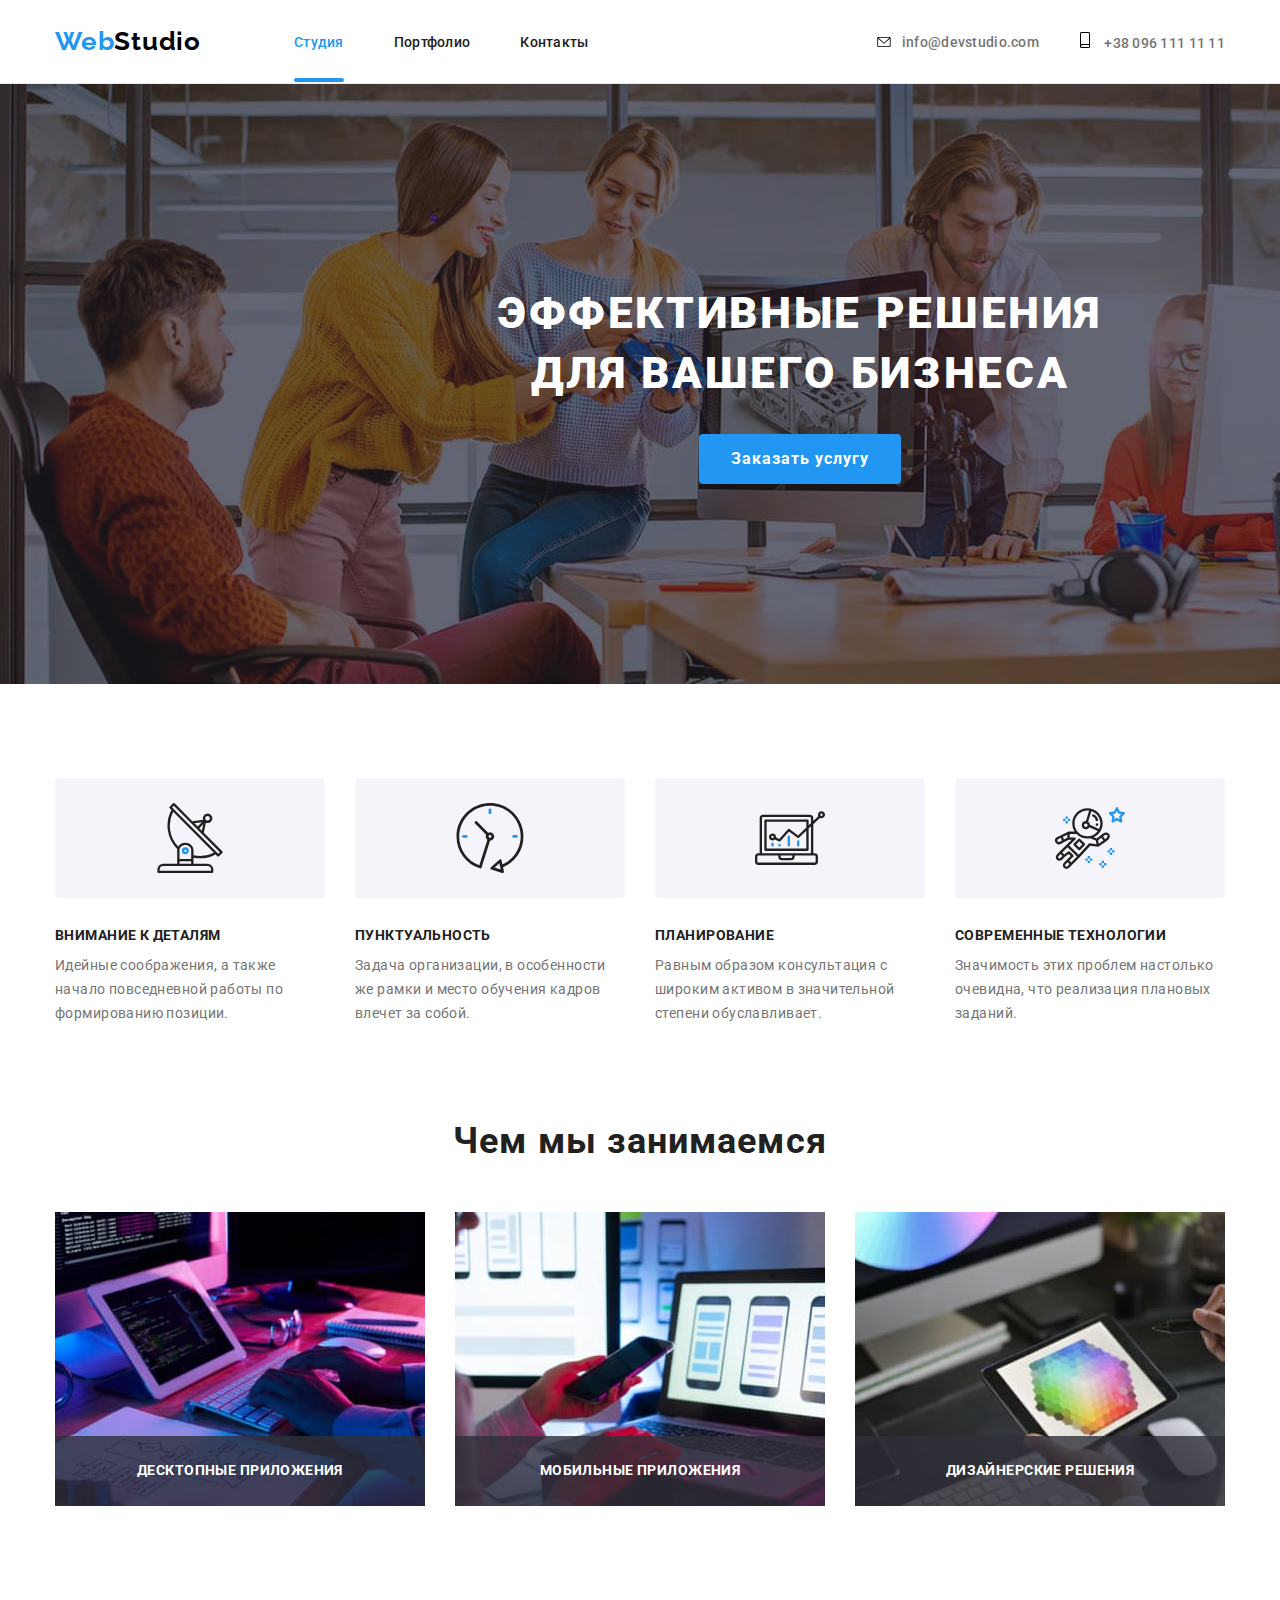
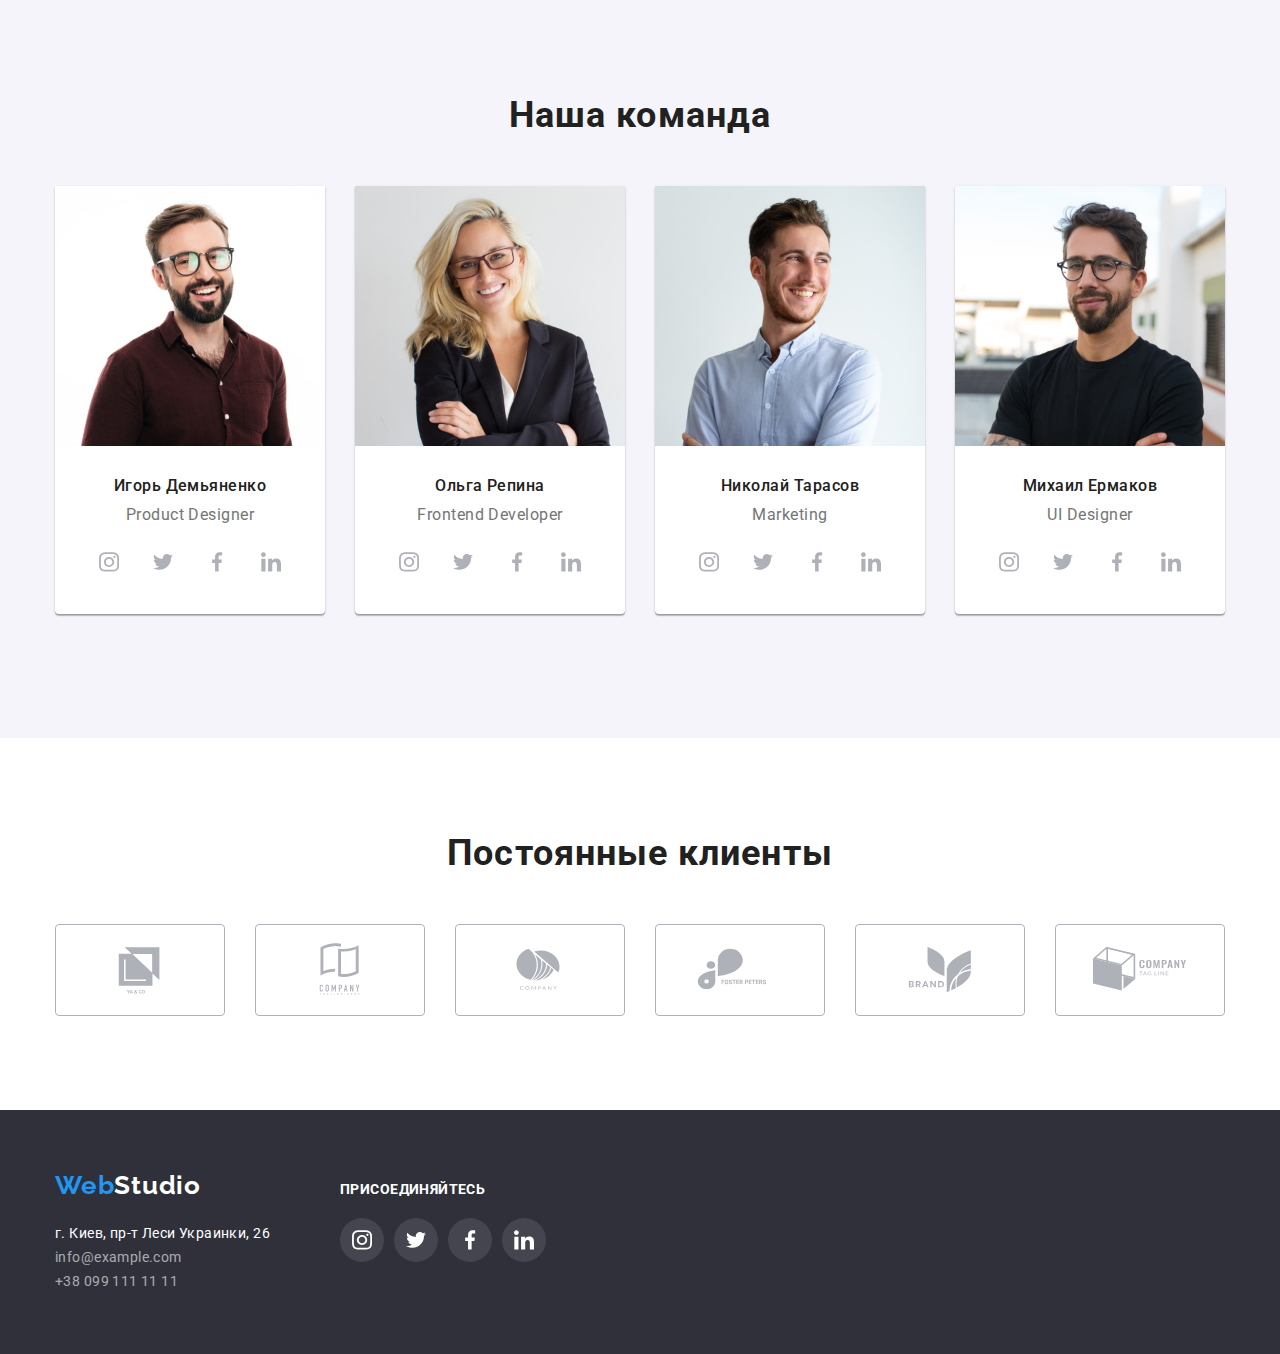
<file: index.html>
<!DOCTYPE html>
<html lang="ru">
<head>
    <meta charset="UTF-8">
    <meta http-equiv="X-UA-Compatible" content="IE=edge">
    <meta name="viewport" content="width=device-width, initial-scale=1.0">
    <link rel="preconnect" href="https://fonts.googleapis.com">
    <link rel="preconnect" href="https://fonts.gstatic.com" crossorigin>
    <link href="https://fonts.googleapis.com/css2?family=Raleway:wght@700&family=Roboto:wght@400;500;700;900&display=swap" rel="stylesheet">
    <title>Бизнес</title>
    <link rel="stylesheet" href="https://cdnjs.cloudflare.com/ajax/libs/modern-normalize/1.1.0/modern-normalize.min.css">
    <link rel="stylesheet" href="./css/styles.css">
</head>
<body>
<!--Верхняя линия -->
 <header class="header">
    <div class="container header-container">
    <nav class="header-nav">
        <a href="./index.html" class="logo link">Web<span class="header-logo link">Studio</span></a>
        <ul class="header-nav-list list">
            <li class="header-item-nav"><a href="./index.html" class="header-link-active current link">Студия</a></li>
            <li class="header-item-nav"><a href="./portfolio.html" class="header-link link">Портфолио</a></li>
            <li class="header-item-nav"><a href="#" class="header-link link">Контакты</a></li>
        </ul>
    </nav>
    <ul class="header-list list">
        <li class="header-item">
            <a href="mailto:info@devstudio.com" class="header-item-link link">
                <svg class="header-soc-icon" width="16" height="10">
                    <use href="./images/icons.svg#icon-envelope"></use>
                </svg>info@devstudio.com</a></li>
        <li class="header-item">
            <a href="tel:+380961111111" class="header-item-link link">
                <svg class="header-soc-icon" width="12" height="16">
                    <use href="./images/icons.svg#icon-smartphone"></use>
                </svg>
                +38 096 111 11 11</a></li>
    </ul>
    </div>
</header>
<main>
<!--Шапка-->        
<section class="hero">
    <div class="container">
    <h1 class="hero-title">Эффективные решения для вашего бизнеса</h1>
    <button type="button" class="hero-btn" data-modal-open>Заказать услугу</button>
</div>
</section>
<!--Особенности-->
<section class="section">
    <div class="container">
        <h2 hidden>Особенности</h2>
    <ul class="container-list list" >
        <li class="container-item-1">
            <div class="container-soc">
            <svg class="container-soc-icon" width="70" height="70"> 
                <use href="./images/icons.svg#icon-antenna-1"></use>
            </svg>
        </div>
            <h3 class="container-title">Внимание к деталям</h3>
            <p class="container-title-about">Идейные соображения, а также начало повседневной работы по формированию позиции.</p>
        </li>
        <li class="container-item">
            <div class="container-soc">
            <svg class="container-soc-icon" width="70" height="70"> 
                <use href="./images/icons.svg#icon-clock-1"></use>
            </svg>
        </div>
            <h3 class="container-title">Пунктуальность</h3>
            <p class="container-title-about">Задача организации, в особенности же рамки и место обучения кадров влечет за собой.</p>
        </li>
        <li class="container-item">
            <div class="container-soc">
            <svg class="container-soc-icon" width="70" height="70"> 
                <use href="./images/icons.svg#icon-diagram-1"></use>
            </svg> 
        </div>
            <h3 class="container-title">Планирование</h3>
            <p class="container-title-about">Равным образом консультация с широким активом в значительной степени обуславливает.</p>
        </li>
        <li class="container-item">
            <div class="container-soc">
            <svg class="container-soc-icon" width="70" height="70"> 
                <use href="./images/icons.svg#icon-astronaut-1"></use>
            </svg>
        </div>
            <h3 class="container-title">Современные технологии</h3>
            <p class="container-title-about">Значимость этих проблем настолько очевидна, что реализация плановых заданий.</p>
        </li>
    </ul>
    </div>
</section>
<!--Чем мы занимаемся-->
<section class="section about-section">
<div class="container">
    <h2 class="about-title">Чем мы занимаемся</h2>
    <ul class="about-list list">
        <li class="about-item-1">
         <div class="over-about-item">
         <img 
         src ="./images/box-1.jpg" 
         alt="Делаем таблицы, рабочие программы на Ваших компьютерах"
         width="370"
         height="294"
        />
        <div class="about-over">
        <p class="about-text">Десктопные приложения</p>
        </div>
         </div>
        </li>
        <li class="about-item">
        <div class="over-about-item">
        <img
         src="./images/box-2.jpg" 
         alt="Проверяем работу программ на мобильных устройствах"
         width="370"
         height="294"
        />
        <div class="about-over">
        <p class="about-text">Мобильные приложения</p>
         </div>
        </div>
        </li>
        <li class="about-item">
        <div class="over-about-item">
        <img 
         src="./images/box-3.jpg" 
         alt="Делаем дизайн на Ваших устройствах"
         width="370"
         height="294"
        />
        <div class="about-over">
        <p class="about-text">Дизайнерские решения</p>
        </div>
        </div>
        </li>
    </ul>
</div>
</section>
<!--Наша команда-->
<section class="section teames-section">
<div class="container">
    <h2 class="teames-title">Наша команда</h2>
    <ul class="teames-list list" >
        <li class="teames-item-1">
            <img 
             src="./images/img.jpg" 
             alt="Игорь"
             width="270"
             height="260"
            />
            <div class="border-teames">
            <h3 class="teames-item-names">Игорь Демьяненко</h3>
            <p class="teames-item-proffesion">Product Designer</p>
            <ul class="teames-soc-list  list">
                <li class="teames-soc-item"> 
                    <a href="https://instagram.com" target="_blank" rel="noopener norefferer" aria-label="instagram link" class="teames-soc-link link">
                        <svg class="teames-soc-icon" width="20" height="20"> 
                            <use href="./images/icons.svg#icon-instagram"></use>
                        </svg>
                    </a>
                </li>
                <li class="teames-soc-item"> 
                    <a href="https://twitter.com" target="_blank" rel="noopener norefferer" aria-label="twitter link" class="teames-soc-link link">
                        <svg class="teames-soc-icon" width="20" height="20"> 
                            <use href="./images/icons.svg#icon-twitter"></use>
                        </svg>
                    </a>
                </li>
                <li class="teames-soc-item"> 
                    <a href="https://facebook.com" target="_blank" rel="noopener norefferer" aria-label="facebook link" class="teames-soc-link link">
                        <svg class="teames-soc-icon" width="20" height="20">
                            <use href="./images/icons.svg#icon-facebook"></use>
                        </svg>
                    </a>
                </li>
                <li class="teames-soc-item"> 
                    <a href="https://linkedin.com" target="_blank" rel="noopener norefferer" aria-label="linkedin link" class="teames-soc-link link">
                        <svg class="teames-soc-icon" width="20" height="20"> 
                            <use href="./images/icons.svg#icon-linkedin"></use>
                        </svg>
                    </a>
                </li>
            </ul>
            </div>
        </li>
        <li class="teames-item">
            <img
            src="./images/img-1.jpg" 
             alt="Ольга"
             width="270"
             height="260"
            />
            <div class="border-teames">
            <h3 class="teames-item-names">Ольга Репина</h3>
            <p class="teames-item-proffesion">Frontend Developer</p>
            <ul class="teames-soc-list list">
                <li class="teames-soc-item"> 
                    <a href="https://instagram.com" target="_blank" rel="noopener norefferer" aria-label="instagram link" class="teames-soc-link link">
                        <svg class="teames-soc-icon" width="20" height="20"> 
                            <use href="./images/icons.svg#icon-instagram"></use>
                        </svg>
                    </a>
                </li>
                <li class="teames-soc-item"> 
                    <a href="https://twitter.com" target="_blank" rel="noopener norefferer" aria-label="twitter link" class="teames-soc-link link">
                        <svg class="teames-soc-icon" width="20" height="20"> 
                            <use href="./images/icons.svg#icon-twitter"></use>
                        </svg>
                    </a>
                </li>
                <li class="teames-soc-item"> 
                    <a href="https://facebook.com" target="_blank" rel="noopener norefferer" aria-label="facebook link" class="teames-soc-link link">
                        <svg class="teames-soc-icon" width="20" height="20"> 
                            <use href="./images/icons.svg#icon-facebook"></use>
                        </svg>
                    </a>
                </li>
                <li class="teames-soc-item"> 
                    <a href="https://linkedin.com" target="_blank" rel="noopener norefferer" aria-label="linkedin link" class="teames-soc-link link">
                        <svg class="teames-soc-icon" width="20" height="20"> 
                            <use href="./images/icons.svg#icon-linkedin"></use>
                        </svg>
                    </a>
                </li>
            </ul>
            </div>
        </li>
        <li class="teames-item">
            <img 
             src="./images/img-2.jpg" 
             alt="Николай"
             width="270"
             height="260"
            />
            <div class="border-teames">
            <h3 class="teames-item-names">Николай Тарасов</h3>
            <p class="teames-item-proffesion">Marketing</p>
            <ul class="teames-soc-list list">
                <li class="teames-soc-item"> 
                    <a href="https://instagram.com" target="_blank" rel="noopener norefferer" aria-label="instagram link" class="teames-soc-link link">
                        <svg class="teames-soc-icon" width="20" height="20"> 
                            <use href="./images/icons.svg#icon-instagram"></use>
                        </svg>
                    </a>
                </li>
                <li class="teames-soc-item"> 
                    <a href="https://twitter.com" target="_blank" rel="noopener norefferer" aria-label="twitter link" class="teames-soc-link link">
                        <svg class="teames-soc-icon" width="20" height="20"> 
                            <use href="./images/icons.svg#icon-twitter"></use>
                        </svg>
                    </a>
                </li>
                <li class="teames-soc-item"> 
                    <a href="https://facebook.com" target="_blank" rel="noopener norefferer" aria-label="facebook link" class="teames-soc-link link">
                        <svg class="teames-soc-icon" width="20" height="20"> 
                            <use href="./images/icons.svg#icon-facebook"></use>
                        </svg>
                    </a>
                </li>
                <li class="teames-soc-item"> 
                    <a href="https://linkedin.com" target="_blank" rel="noopener norefferer" aria-label="linkedin link" class="teames-soc-link link">
                        <svg class="teames-soc-icon" width="20" height="20"> 
                            <use href="./images/icons.svg#icon-linkedin"></use>
                        </svg>
                    </a>
                </li>
            </ul>
            </div>
        </li>
        <li class="teames-item">
            <img 
             src="./images/img-3.jpg"  
             alt="Михаил"
             width="270"
             height="260"
             />
             <div class="border-teames">
            <h3 class="teames-item-names">Михаил Ермаков</h3>
            <p class="teames-item-proffesion">UI Designer</p>
            <ul class="teames-soc-list list">
                <li class="teames-soc-item"> 
                    <a href="https://instagram.com" target="_blank" rel="noopener norefferer" aria-label="instagram link" class="teames-soc-link link">
                        <svg class="teames-soc-icon" width="20" height="20">
                            <use href="./images/icons.svg#icon-instagram"></use>
                        </svg>
                    </a>
                </li>
                <li class="teames-soc-item"> 
                    <a href="https://twitter.com" target="_blank" rel="noopener norefferer" aria-label="twitter link" class="teames-soc-link link">
                        <svg class="teames-soc-icon" width="20" height="20">
                            <use href="./images/icons.svg#icon-twitter"></use>
                        </svg>
                    </a>
                </li>
                <li class="teames-soc-item"> 
                    <a href="https://facebook.com" target="_blank" rel="noopener norefferer" aria-label="facebook link" class="teames-soc-link link">
                        <svg class="teames-soc-icon" width="20" height="20">
                            <use href="./images/icons.svg#icon-facebook"></use>
                        </svg>
                    </a>
                </li>
                <li class="teames-soc-item"> 
                    <a href="https://linkedin.com" target="_blank" rel="noopener norefferer" aria-label="linkedin link" class="teames-soc-link link">
                        <svg class="teames-soc-icon" width="20" height="20"> 
                            <use href="./images/icons.svg#icon-linkedin"></use>
                        </svg>
                    </a>
                </li>
            </ul>
            </div>
        </li>
    </ul>
</div>
</section>
<!--Постоянные клиенты-->
<section class="section regular-clientes-section">
    <div class="container">
        <h2 class="regular-clientes-title">Постоянные клиенты</h2>
        <ul class="regular-clientes-list list" >
            <li class="regular-clientes-item">
                    <a href="https://ya&co.com" target="_blank" rel="noopener norefferer" aria-label="ya&co link" class="regular-clientes-link link">
                        <svg class="regular-clientes-icon" width="106" height="60">
                            <use href="./images/icons.svg#icon-logo5"></use>
                        </svg>
                    </a>
                </li>
                <li class="regular-clientes-item">
                    <a href="https://company-taglins-hers.com" target="_blank" rel="noopener norefferer" aria-label="company-taglins-hers link" class="regular-clientes-link link">
                        <svg class="regular-clientes-icon" width="106" height="60">
                            <use href="./images/icons.svg#icon-logo4"></use>
                        </svg>
                    </a>
                </li>
                <li class="regular-clientes-item">
                    <a href="https://company.com" target="_blank" rel="noopener norefferer" aria-label="company link" class="regular-clientes-link link">
                        <svg class="regular-clientes-icon" width="106" height="60">
                            <use href="./images/icons.svg#icon-logo3"></use>
                        </svg>
                    </a>
                </li>
                <li class="regular-clientes-item">
                    <a href="https://foster-peters.com" target="_blank" rel="noopener norefferer" aria-label="foster-peters link" class="regular-clientes-link link">
                        <svg class="regular-clientes-icon" width="106" height="60">
                            <use href="./images/icons.svg#icon-logo2"></use>
                        </svg>
                    </a>
                </li>
                <li class="regular-clientes-item">
                    <a href="https://brand.com" target="_blank" rel="noopener norefferer" aria-label="brand link" class="regular-clientes-link link">
                        <svg class="regular-clientes-icon" width="106" height="60">
                            <use href="./images/icons.svg#icon-logo1"></use>
                        </svg>
                    </a>
                </li>
                <li class="regular-clientes-item">
                    <a href="https://company-tag-line.com" target="_blank" rel="noopener norefferer" aria-label="company-tag-line link" class="regular-clientes-link link">
                        <svg class="regular-clientes-icon" width="106" height="60">
                            <use href="./images/icons.svg#icon-logo"></use>
                        </svg>
                    </a>
                </li>
    </ul>  
</div>
</section>
</main> 
<!--Подвал -->
<footer class="footer">
    <div class="container footer-container">
        <div class="adress">
    <a href="./index.html" class="logo logo-link link">Web<span class="footer-logo link">Studio</span></a>
  <address class="footer-adress">
      <ul class="footer-adress-list list" >
          <li class="footer-adress-item"><a href="https://goo.gl/maps/yjC5RcyftHidpWkh8" target="_blank" rel="nooperer norefferer" class="adress link">г. Киев, пр-т Леси Украинки, 26</a></li>
          <li class="footer-adress-item"><a href="mailto:info@example.com" class="footer-adress-item-list link">info@example.com</a></li>
          <li class="footer-adress-item"><a href="tel:+380991111111" class="footer-adress-item-list link">+38 099 111 11 11</a></li>
      </ul>
  </address>
</div>
  <div class="footer-soc">
    <h3 class="footer-soc-title">Присоединяйтесь</h3>
    <ul class="footer-soc-list list">
        <li class="footer-soc-item"> 
            <a href="https://instagram.com" target="_blank" rel="noopener norefferer" aria-label="instagram link" class="footer-soc-link link">
                <svg class="footer-soc-icon" width="20" height="20">
                    <use href="./images/icons.svg#icon-instagram"></use>
                </svg>
            </a>
        </li>
        <li class="footer-soc-item"> 
            <a href="https://twitter.com" target="_blank" rel="noopener norefferer" aria-label="twitter link" class="footer-soc-link link">
                <svg class="footer-soc-icon" width="20" height="20">
                    <use href="./images/icons.svg#icon-twitter"></use>
                </svg>
            </a>
        </li>
        <li class="footer-soc-item"> 
            <a href="https://facebook.com" target="_blank" rel="noopener norefferer" aria-label="facebook link" class="footer-soc-link link">
                <svg class="footer-soc-icon" width="20" height="20">
                    <use href="./images/icons.svg#icon-facebook"></use>
                </svg>
            </a>
        </li>
        <li class="footer-soc-item"> 
            <a href="https://linkedin.com" target="_blank" rel="noopener norefferer" aria-label="linkedin link" class="footer-soc-link link">
                <svg class="footer-soc-icon" width="20" height="20"> 
                    <use href="./images/icons.svg#icon-linkedin"></use>
                </svg>
            </a>
        </li>
    </ul>
    </div>
</div>
</footer>
<!--модал -->
<div class="backdrop is-hidden" data-modal>
    <div class="modal">
    <button type="button" class="modal-close-btn" data-modal-close>
        <svg class="modal-close-icon" width="18" height="18">
          <use href="./images/icons.svg#icon-close-black"></use>
        </svg>
      </button>
    </div>
</div>
<script src="./js/modal.js"></script>
</body>
</html>
</file>
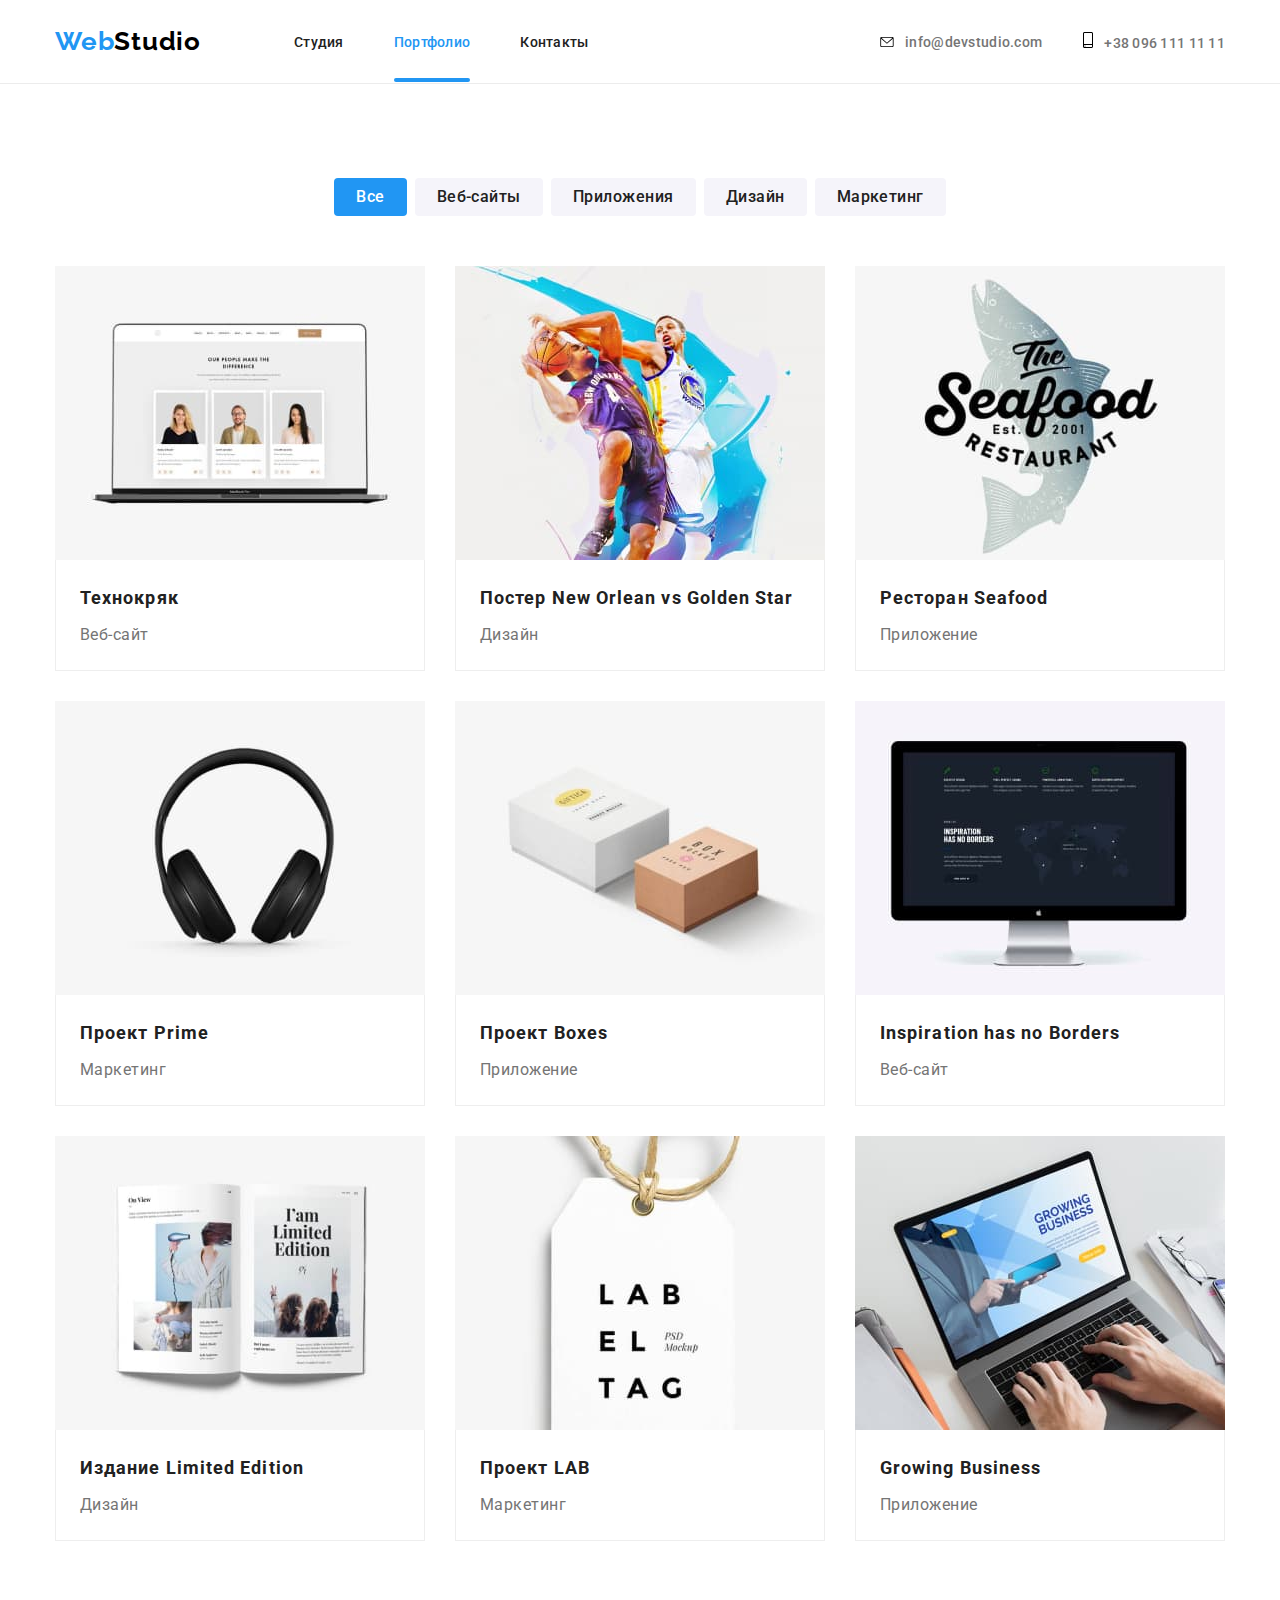
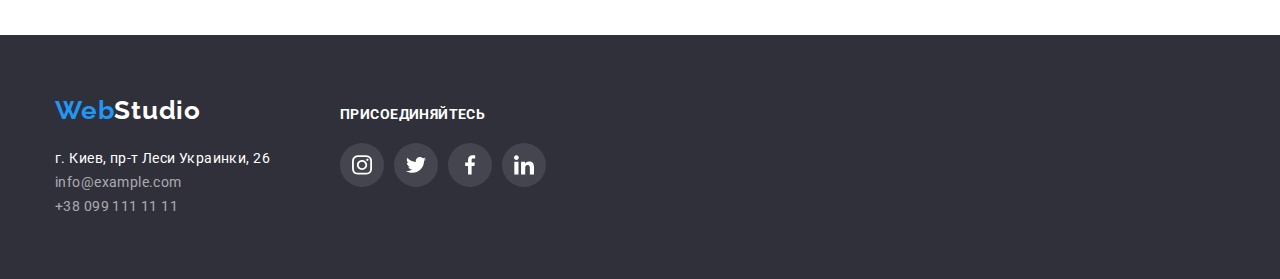
<file: portfolio.html>
<!DOCTYPE html>
<html lang="ru">
<head>
    <meta charset="UTF-8">
    <meta http-equiv="X-UA-Compatible" content="IE=edge">
    <meta name="viewport" content="width=device-width, initial-scale=1.0">
    <link rel="preconnect" href="https://fonts.googleapis.com">
    <link rel="preconnect" href="https://fonts.gstatic.com" crossorigin>
    <link href="https://fonts.googleapis.com/css2?family=Raleway:wght@700&family=Roboto:wght@400;500;700;900&display=swap" rel="stylesheet">
    <title>Бизнес</title>
    <link rel="stylesheet" href="https://cdnjs.cloudflare.com/ajax/libs/modern-normalize/1.1.0/modern-normalize.min.css">
    <link rel="stylesheet" href="./css/styles.css">
</head>
<body>
<!--Верхняя линия -->
 <header class="header">
    <div class="container header-container">
    <nav class="header-nav">
        <a href="./index.html" class="logo link">Web<span class="header-logo link">Studio</span></a>
        <ul class="header-nav-list list">
            <li class="header-item-nav"><a href="./index.html" class="header-link link">Студия</a></li>
            <li class="header-item-nav"><a href="./portfolio.html" class="header-link-active current link">Портфолио</a></li>
            <li class="header-item-nav"><a href="#" class="header-link link">Контакты</a></li>
        </ul>
    </nav>
    <ul class="header-list list">
        <li class="header-item"><a href="mailto:info@devstudio.com" class="header-item-link link">
            <svg class="header-soc-icon" width="16" height="10">
            <use href="./images/icons.svg#icon-envelope"></use>
        </svg>info@devstudio.com</a></li>
        <li class="header-item"><a href="tel:+380961111111" class="header-item-link link">
            <svg class="header-soc-icon" width="12" height="16">
            <use href="./images/icons.svg#icon-smartphone"></use>
        </svg>+38 096 111 11 11</a></li>
    </ul>
    </div>
</header>
<main>
<section class="section portfolio-section">
<!--Портфолио-->
    <div class="portfolio container"> 
        <h1 hidden>Портфолио</h1>
        <ul class="filter list">
            <li class="filter-item"><button type="button" class="filter-btn-active">Все</button></li>
            <li class="filter-item"><button type="button" class="filter-btn">Веб-сайты</button></li>
            <li class="filter-item"><button type="button" class="filter-btn">Приложения</button></li>
            <li class="filter-item"><button type="button" class="filter-btn">Дизайн</button></li>
            <li class="filter-item"><button type="button" class="filter-btn">Маркетинг</button></li>
        </ul>
<!--Проект-->
    <h2 hidden>Проект</h2>
    <ul class="project-list list">
        <li class="project-item">
<div class="over-project-item">
         <img 
         src="./images/img-portfolio.jpg" 
         alt="Технокряк" 
         width="370"
         height="294"
        /> 
        <div class="project-over">
            <p class="over-text">Ресурс предлагает комплексные предложения с разным уровнем функционала и сервисов. Все это позволит посетителю получить исчерпывающие сведения о компании или частном лице.</p>
        </div>
    </div>
        <div class="border">
            <h3 class="project-title">Технокряк</h3>
            <p class="project-about">Веб-сайт</p>
        </div>
        </li>
        <li class="project-item">
        <div class="over-project-item">
        <img
         src="./images/img(1).jpg" 
         alt="Постер New Orlean vs Golden Star"
         width="370"
         height="294"
        /> 
        <div class="project-over">
            <p class="over-text">Ресурс предлагает комплексные предложения с разным уровнем функционала и сервисов. Все это позволит посетителю получить исчерпывающие сведения о компании или частном лице.</p>
        </div>
    </div>
        <div class="border">
            <h3 class="project-title">Постер New Orlean vs Golden Star</h3>
            <p class="project-about">Дизайн</p>
        </div>
        </li>
        <li class="project-item">
        <div class="over-project-item">
        <img 
         src="./images/img(2).jpg" 
         alt="Ресторан Seafood"
         width="370"
         height="294"
        /> 
        <div class="project-over">
            <p class="over-text">Ресурс предлагает комплексные предложения с разным уровнем функционала и сервисов. Все это позволит посетителю получить исчерпывающие сведения о компании или частном лице.</p>
        </div>
    </div>
        <div class="border">
            <h3 class="project-title">Ресторан Seafood</h3>
            <p class="project-about">Приложение</p>
        </div>
        </li>
        <li class="project-item">
            <div class="over-project-item">
            <img 
             src="./images/img(3).jpg" 
             alt="Проект Prime"
             width="370"
             height="294"
            /> 
            <div class="project-over">
                <p class="over-text">Ресурс предлагает комплексные предложения с разным уровнем функционала и сервисов. Все это позволит посетителю получить исчерпывающие сведения о компании или частном лице.</p>
            </div>
        </div>
            <div class="border">
                <h3 class="project-title">Проект Prime</h3>
            <p class="project-about">Маркетинг</p>
            </div>
        </li>
         <li class="project-item">
            <div class="over-project-item">
            <img 
                 src="./images/img(4).jpg" 
                 alt="Проект Boxes"
                 width="370"
                 height="294"
            /> 
            <div class="project-over">
                <p class="over-text">Ресурс предлагает комплексные предложения с разным уровнем функционала и сервисов. Все это позволит посетителю получить исчерпывающие сведения о компании или частном лице.</p>
            </div>
        </div>
            <div class="border">
                <h3 class="project-title">Проект Boxes</h3>
                <p class="project-about">Приложение</p>
            </div>
            </li>
        <li class="project-item">
            <div class="over-project-item">
            <img 
                src="./images/img(5).jpg" 
                alt="Inspiration has no Borders"
                width="370"
                height="294"
            /> 
            <div class="project-over">
                <p class="over-text">Ресурс предлагает комплексные предложения с разным уровнем функционала и сервисов. Все это позволит посетителю получить исчерпывающие сведения о компании или частном лице.</p>
            </div>
        </div>
            <div class="border">
                <h3 class="project-title">Inspiration has no Borders</h3>
                <p class="project-about">Веб-сайт</p>
            </div>
        </li>
        <li class="project-item">
        <div class="over-project-item">
            <img 
                 src="./images/img(6).jpg" 
                 alt="Издание Limited Edition"
                 width="370"
                 height="294"
            /> 
            <div class="project-over">
                <p class="over-text">Ресурс предлагает комплексные предложения с разным уровнем функционала и сервисов. Все это позволит посетителю получить исчерпывающие сведения о компании или частном лице.</p>
            </div>
        </div>
            <div class="border">
                <h3 class="project-title">Издание Limited Edition</h3>
                <p class="project-about">Дизайн</p>
        </div>
         </li>
            <li class="project-item">
            <div class="over-project-item">
                <img 
                     src="./images/img(7).jpg" 
                     alt="Проект LAB"
                     width="370"
                     height="294"
                 /> 
                <div class="project-over">
                    <p class="over-text">Ресурс предлагает комплексные предложения с разным уровнем функционала и сервисов. Все это позволит посетителю получить исчерпывающие сведения о компании или частном лице.</p>
                </div>
            </div>
                 <div class="border">
                    <h3 class="project-title">Проект LAB</h3>
                     <p class="project-about">Маркетинг</p>
                 </div>
             </li>
             <li class="project-item">
                 <div class="over-project-item">
                 <img 
                     src="./images/img(8).jpg" 
                      alt="Growing Business"
                     width="370"
                      height="294"
                 /> 
              <div class="project-over">
                  <p class="over-text">Ресурс предлагает комплексные предложения с разным уровнем функционала и сервисов. Все это позволит посетителю получить исчерпывающие сведения о компании или частном лице.</p>
              </div>  
            </div> 
                 <div class="border">
                    <h3 class="project-title">Growing Business</h3>
                     <p class="project-about">Приложение</p>
                 </div>
            </li>
    </ul>
</div>
</section>
</main> 
<!--Подвал -->
<footer class="footer">
    <div class="container footer-container">
        <div class="adress">
    <a href="./index.html" class="logo logo-link link">Web<span class="footer-logo link">Studio</span></a>
  <address class="footer-adress">
      <ul class="footer-adress-list list" >
          <li class="footer-adress-item"><a href="https://goo.gl/maps/yjC5RcyftHidpWkh8" target="_blank" rel="nooperer norefferer" class="adress link">г. Киев, пр-т Леси Украинки, 26</a></li>
          <li class="footer-adress-item"><a href="mailto:info@example.com" class="footer-adress-item-list link">info@example.com</a></li>
          <li class="footer-adress-item"><a href="tel:+380991111111" class="footer-adress-item-list link">+38 099 111 11 11</a></li>
      </ul>
  </address>
</div>
  <div class="footer-soc">
    <h3 class="footer-soc-title">Присоединяйтесь</h3>
    <ul class="footer-soc-list list">
        <li class="footer-soc-item"> 
            <a href="https://instagram.com" target="_blank" rel="noopener norefferer" aria-label="instagram link" class="footer-soc-link link">
                <svg class="footer-soc-icon" width="20" height="20">
                    <use href="./images/icons.svg#icon-instagram"></use>
                </svg>
            </a>
        </li>
        <li class="footer-soc-item"> 
            <a href="https://twitter.com" target="_blank" rel="noopener norefferer" aria-label="twitter link" class="footer-soc-link link">
                <svg class="footer-soc-icon" width="20" height="20">
                    <use href="./images/icons.svg#icon-twitter"></use>
                </svg>
            </a>
        </li>
        <li class="footer-soc-item"> 
            <a href="https://facebook.com" target="_blank" rel="noopener norefferer" aria-label="facebook link" class="footer-soc-link link">
                <svg class="footer-soc-icon" width="20" height="20">
                    <use href="./images/icons.svg#icon-facebook"></use>
                </svg>
            </a>
        </li>
        <li class="footer-soc-item"> 
            <a href="https://linkedin.com" target="_blank" rel="noopener norefferer" aria-label="linkedin link" class="footer-soc-link link">
                <svg class="footer-soc-icon" width="20" height="20"> 
                    <use href="./images/icons.svg#icon-linkedin"></use>
                </svg>
            </a>
        </li>
    </ul>
    </div>
</div>
</footer>
</body>
</html>
</file>
<file: css/styles.css>
:root {
    --main-color: #757575;
    --first-title-color:#FFFFFF;
    --second-title-color: #212121;
    --first-btn-color: #ffff;
    --accent-color:#2196F3;
}
    h1,
  h2,
  h3,
  h4,
  h5,
  h6,
  p,
  ul {
padding: 0;
  margin: 0;
}
body {
    font-family: 'Roboto', sans-serif;
    font-size: 14px;
    font-weight: 400;
    font-style: normal;
    background-color: #ffff;
    color: var(--main-color);
}
.list {
    margin: 0;
    padding: 0;
    list-style: none;
 }
.link {
    text-decoration: none;
 }
 .container {
    width: 1200px;
    padding-left: 15px;
    padding-right: 15px;
    margin: 0 auto;
}
 /* -------------------header--------------------- */
 .header {
    border-bottom: 1px solid #ECECEC;
 }
/* header-nav */
.header-container {
display: flex;
align-items: center;
}
.header-nav {
    display: flex;
    align-items: center;
}
.logo {
    margin-right: 93px;
    font-family: 'Raleway', sans-serif;
font-weight: 700;
font-size: 26px;
line-height: 1.19;
letter-spacing: 0.03em;
border: none;
color: var(--accent-color);
}
.header-logo {
    color: #000000;
}
/* header-nav-list */ 
.header-nav-list {
    display: flex;
    align-items: center;
}
.header-nav-list .header-link-active.current {
    position: relative;
    color: var(--accent-color);
}
.header-item-nav + .header-item-nav {
    margin-left: 50px;
}
.header-link-active {
    display: block;
    padding-top: 32px;
    padding-bottom: 32px;
    font-weight: 500;
font-size: 14px;
line-height: 1.15;
letter-spacing: 0.02em;
    color: var(--accent-color);
}
.header-link-active.current::after {
    content: "";
    width:100%;
    height: 4px;
    position: absolute;
    bottom: 0px;
    left: 0px;
    display: block;
    border-radius: 4px;
    background: var(--accent-color);
     transition: opacity 250ms cubic-bezier(0.4, 0, 0.2, 1);
  }
.header-link {
    display: block;
    padding-top: 32px;
    padding-bottom: 32px;
font-weight: 500;
font-size: 14px;
line-height: 1.15;
letter-spacing: 0.02em;
color: var(--second-title-color);
transition: color 250ms cubic-bezier(0.4, 0, 0.2, 1);
}
.header-link:hover,
.header-link:focus {
    color: var(--accent-color);
}
/* header-list */ 
.header-list {
    display: flex;
    margin-left: auto;
    align-items: center;
}
.header-item-link {
    display: block;
    padding-top: 32px;
    padding-bottom: 32px;
    margin-left: 10px;
    font-weight: 500;
    font-size: 14px;
    line-height: 1.15;
    letter-spacing: 0.02em;
    color: var(--main-color);
    transition: color 250ms cubic-bezier(0.4, 0, 0.2, 1);
}
.header-item-link:hover,
.header-item-link:focus {
    color: var(--accent-color);
}
.header-item + .header-item {
    margin-left: 30px;
}
.header-soc-icon {
    margin-right: 10px;
    color: var(--main-color);
}
.header-item {
    transition: fill 250ms cubic-bezier(0.4, 0, 0.2, 1);
}
.header-item:hover,
.header-item:focus {
    fill: var(--accent-color);
}
/*-------------------------- шапка----------------------*/ 
.hero {
    width: 1600px;
    margin: 0 auto;
    padding-top: 200px;
    padding-bottom: 200px;
    text-align: center;
    background-color: #2F303A;
    background-image: linear-gradient(  
    rgba(47, 48, 58, 0.4), 
    rgba(47, 48, 58, 0.4)
    ),
    url(../images/hero.jpg);
    background-repeat: no-repeat;
    background-position: center;
    background-size: cover;
}
.hero-title {
    width: 696px;
    margin: 0 auto;
    margin-bottom: 30px;
    font-family: inherit;
    font-weight: 900;
font-size: 44px;
line-height: 1.36;
letter-spacing: 0.06em;
text-transform: uppercase;
color: var(--first-title-color);
}
.hero-btn {
    border: none;
    margin: 0 auto;
    font-weight: 700;
font-size: 16px;
line-height: 1.88;
display: block;
cursor: pointer;
border-radius: 4px;
padding: 10px 32px;
min-width: 200px;
letter-spacing: 0.06em;
color: var(--first-btn-color);
background-color: #2196F3;
transition: background-color 250ms cubic-bezier(0.4, 0, 0.2, 1), 
color 250ms cubic-bezier(0.4, 0, 0.2, 1);
}
.hero-btn:hover {
    color: var(--first-btn-color);
  background-color: #188CE8;
}

/*-------------------------- особенности----------------------*/ 
.section {
    padding-top: 94px;
    padding-bottom: 0;
}
.container-list {
    display: flex; 
}
.container-item {
    margin-right: 0;
    margin-left: 30px;
}
.container-soc {
    display: flex;
    width: 270px;
    height: 120px;
    margin-bottom: 30px;
    align-items: center;
justify-content: center;
    background-color: #F5F4FA;
    border-radius: 4px;
}
.container-item-1 {
    margin-left: 0;
}
.container-title {
    margin-top: 0;
    margin-bottom: 10px;
    font-weight: 700;
font-size: 14px;
line-height: 1.14;
letter-spacing: 0.03em;
text-transform: uppercase;
color: var(--second-title-color);
}
.container-title-about {
    margin-top: 0;
    margin-bottom: 0;
    padding-bottom: 0;
    font-weight: 400;
font-size: 14px;
line-height: 1.71;
letter-spacing: 0.03em;
color: var(--main-color);
}
/*-------------------------- Чем мы занимаемся----------------------*/
.about-section {
    padding-bottom: 94px;
}
.about-title {
    margin-top: 0;
    margin-bottom: 50px;
    padding-top: 0;
    font-weight: 700;
font-size: 36px;
line-height: 1.17;
text-align: center;
letter-spacing: 0.03em;
color: var(--second-title-color);
}
.about-list {
    display: flex;
}
.about-item {
    margin-left: 30px;
}
.about-item-1 {
    margin-left: 0;
}
.over-about-item{
    position: relative;
    overflow: hidden;
}
.about-over {
    position: absolute;
    bottom: 0;
    left: 0;
    width: 100%;
    height: 70px;
    background-color: rgba(47, 48, 58, 0.8);
}
.about-text {
    padding-top: 27px;
    padding-bottom: 27px;
    margin: 0;
    display: flex;
    align-items: center;
    justify-content: center;
    font-weight: 700;
    font-size: 14px;
    line-height: 1.14;
    text-align: center;
    letter-spacing: 0.03em;
    text-transform: uppercase;
    color: var(--first-title-color);
}
/*-------------------------- Наша команда----------------------*/ 
.teames-list {
    display: flex;
    flex-wrap: wrap;
}
.teames-title {
    margin-top: 0;
    margin-bottom: 50px;
    font-weight: 700;
font-size: 36px;
line-height: 1.17;
text-align: center;
letter-spacing: 0.03em;
color: var(--second-title-color);
}
.teames-item{
    margin-left: 30px;
    margin-bottom: 30px;
    width: 270px;
    background: var(--first-title-color);
    box-shadow: 0px 1px 3px rgba(0, 0, 0, 0.12), 0px 1px 1px rgba(0, 0, 0, 0.14), 0px 2px 1px rgba(0, 0, 0, 0.2);
    border-radius: 0px 0px 4px 4px;
}
.teames-item-1 {
    margin-left: 0;
    margin-bottom: 30px;
    width: 270px;
    background: var(--first-title-color);
    box-shadow: 0px 1px 3px rgba(0, 0, 0, 0.12), 0px 1px 1px rgba(0, 0, 0, 0.14), 0px 2px 1px rgba(0, 0, 0, 0.2);
    border-radius: 0px 0px 4px 4px;
}
.teames-section {
    background-color: #F5F4FA;
    padding-bottom: 94px;
}
.border-teames {
    margin-top: 30px;
    margin-bottom: 30px;
}
.teames-item-names {
    padding-bottom: 10px;
    font-weight: 500;
font-size: 16px;
line-height: 1.19;
text-align: center;
letter-spacing: 0.03em;
color: var(--second-title-color);
}
.teames-item-proffesion {
    padding-bottom: 16px;
    font-weight: 400;
font-size: 16px;
line-height: 1.19;
text-align: center;
letter-spacing: 0.03em;
color: var(--main-color);
}
.teames-soc-list {
    display: flex;
    justify-content: center;
    align-items: center;
}
.teames-soc-item + .teames-soc-item {
margin-left: 10px;
}
.teames-soc-link {
    width: 44px;
    height: 44px;
    background-color: transparent;
    border-radius: 50%;
    display: flex;
    justify-content: center;
    align-items: center;
    transition: background-color 250ms cubic-bezier(0.4, 0, 0.2, 1), 
    fill 250ms cubic-bezier(0.4, 0, 0.2, 1);
}
.teames-soc-link:hover,
.teames-soc-link:focus {
    background-color: #2196F3;
}
.teames-soc-icon {
    fill: #AFB1B8;
    transition: fill 250ms cubic-bezier(0.4, 0, 0.2, 1);
}
.teames-soc-link:hover .teames-soc-icon,
.teames-soc-link:focus .teames-soc-icon {
    fill: #FFFFFF;
}
/*--------------------------Постоянные клиенты---------------------------*/
.regular-clientes-section {
    padding-bottom: 94px;
}
.regular-clientes-title {
    margin-top: 0;
    margin-bottom: 50px;
    font-weight: 700;
font-size: 36px;
line-height: 1.17;
text-align: center;
letter-spacing: 0.03em;
color: var(--second-title-color)
}
.regular-clientes-list {
    display: flex;
    align-items: center;
    flex-wrap: wrap;
    gap: 30px;
}
.regular-clientes-link {
    width: 170px;
    height: 92px;
    display: flex;
    background-color: transparent;
    border: 1px solid #AFB1B8;
    border-radius: 4px;
    justify-content: center;
    align-items: center;
    transition: border 250ms cubic-bezier(0.4, 0, 0.2, 1), 
    fill 250ms cubic-bezier(0.4, 0, 0.2, 1);
}
.regular-clientes-icon {
    fill: #AFB1B8;
    transition: fill 250ms cubic-bezier(0.4, 0, 0.2, 1);
}
.regular-clientes-link:hover,
.regular-clientes-link:focus {
    border: 1px solid #2196F3; 
}
.regular-clientes-link:hover .regular-clientes-icon,
.regular-clientes-link:focus .regular-clientes-icon {
    fill: #2196F3;
}
/*-------------------------- Портфолио-------------------*/
.filter {
    margin-bottom: 50px;
    justify-content: center;
    display: flex;
}
.filter-btn-active {
    padding: 6px 22px;
background: #F5F4FA;
border-radius: 4px;
    font-weight: 500;
font-size: 16px;
line-height: 1.62;
text-align: center;
cursor: pointer;
letter-spacing: 0.03em;
border: none;
color: var(--first-title-color);
background-color: var(--accent-color);
transition: color 250ms cubic-bezier(0.4, 0, 0.2, 1);
}
.filter-btn-active:hover,
.filter-btn-active:focus {
    color: var(--second-title-color);
}
.filter-btn {
    padding: 6px 22px;
background: #F5F4FA;
border-radius: 4px;
    margin-left: 8px;
    font-weight: 500;
font-size: 16px;
line-height: 1.62;
text-align: center;
cursor: pointer;
border: none;
letter-spacing: 0.03em;
color: var(--second-title-color);
transition: background-color 250ms cubic-bezier(0.4, 0, 0.2, 1),
 color 250ms cubic-bezier(0.4, 0, 0.2, 1);
}
.filter-btn:hover,
.filter-btn:focus {
    color: var(--first-title-color);
    background-color: var(--accent-color);
}  
/*-------------------------- Проект-------------------*/
img {
    display: block;
}
.border {
padding: 20px 24px;
border: 1px solid #EEEEEE;
border-top: none;
}
.project-list {
    display: flex;
    flex-wrap: wrap;
    margin-left: -30px;
    margin-bottom: -30px;
}
.project-item {
    width: 370px;
    background: #FFFFFF;
    margin-left: 30px;
    margin-bottom: 30px;
    transition: box-shadow 250ms cubic-bezier(0.4, 0, 0.2, 1);
}
.project-item:hover,
.project-item:focus {
    box-shadow: 0px 1px 1px rgba(0, 0, 0, 0.12), 0px 4px 4px rgba(0, 0, 0, 0.06), 1px 4px 6px rgba(0, 0, 0, 0.16); 
}
.over-project-item{
    position: relative;
    overflow: hidden;
}

.project-over{
    position: absolute;
   top: 0;
   left: 0;
   width: 100%;
   height: 100%;
   background-color: var(--accent-color);
   transform: translateY(100%);
}
.project-item:hover .project-over,
.project-item:focus .project-over {
    transform: translateY(0);
    transition: transform 250ms ease;
}
.over-text {
    padding: 63px 24px;
  display: flex;
   align-items: center;
   justify-content: center;
   color: var(--first-title-color);
   font-size: 18px;
   line-height: 1.56;
   letter-spacing: 0.03em;
   }
.project-title {
    margin-bottom: 4px;
    font-weight: 700;
font-size: 18px;
line-height: 2.00;
letter-spacing: 0.06em;
color: var(--second-title-color);
}
.project-about {
    font-weight: 400;
font-size: 16px;
line-height: 1.88;
letter-spacing: 0.03em;
color: var(--main-color);
}
.portfolio-section {
    padding-bottom: 94px;
}
/*-------------------------- Подвал----------------------*/
.footer-logo {
    margin-top: 0;
    color: var(--first-title-color);
}
.logo-link {
    margin-right: 0;
}
.footer-adress {
    margin-top: 20px;
}
.adress { 
    font-style: normal;
line-height: 1.71;
letter-spacing: 0.03em;
color: var(--first-title-color);
}
.footer-adress-item-list {
    font-weight: 400;
    font-style: normal;
font-size: 14px;
line-height: 1.71;
letter-spacing: 0.03em;
color: rgba(255, 255, 255, 0.6);
}
.footer {
    padding-top: 60px;
    padding-bottom: 60px;
    background-color: #2F303A; 
 }
 .footer-soc-title {
     display: flex;
     margin-top: 0;
     margin-bottom: 20px;
    font-weight: 700;
    font-size: 14px;
    line-height: 1.14;
    letter-spacing: 0.03em;
    text-transform: uppercase;
    color: #FFFFFF;
 }
 .footer-soc-list {
    display: flex;
    align-items: center;
    gap: 10px;
}
.footer-soc-item + .teames-soc-item {
margin-left: 10px;
}
.footer-soc-link {
    width: 44px;
    height: 44px;
    background-color: transparent;
    border-radius: 50%;
    display: flex;
    justify-content: center;
    align-items: center;
    background-color: rgba(255, 255, 255, 0.1);
    transition: background-color 250ms cubic-bezier(0.4, 0, 0.2, 1),
     fill 250ms cubic-bezier(0.4, 0, 0.2, 1);
}
.footer-soc-link:hover,
.footer-soc-link:focus {
    background-color: #2196F3;
}
.footer-soc-icon {
    fill: #FFFFFF;
    transition: fill 250ms cubic-bezier(0.4, 0, 0.2, 1);
}
.footer-soc-link:hover .footer-soc-icon,
.footer-soc-link:focus .footer-soc-icon {
    fill: #FFFFFF;
}
.footer-container {
    display: flex;
    align-items: baseline;
}
.footer-soc {
    margin-left: 70px;
}
/*-------------------------- Модал----------------------*/
.backdrop.is-hidden {
    opacity: 0;
    pointer-events: none;
}
.backdrop {
    position: fixed;
    width: 100%;
    height: 100%;
    left: 0px;
    top: 0px;

    background-color: rgba(0, 0, 0, 0.2);
    transition-property: opacity;
    transition-duration: 250ms;
    transition-timing-function: cubic-bezier(0.4, 0, 0.2, 1);
}
.modal {
    position: absolute;
    top: 50%;
    left: 50%;
    transform: translate(-50%, -50%);

    width: 528px;
    height: 581px;

    background-color: #FFFFFF;
    box-shadow: 0px 1px 3px rgba(0, 0, 0, 0.12),
    0px 1px 1px rgba(0, 0, 0, 0.14),
    0px 2px 1px rgba(0, 0, 0, 0.2);
    border-radius: 4px;
}
.modal-close-btn {
    position: absolute;
    top: 8px;
    right: 8px;
    display: inline-flex;
    justify-content: center;
    align-items: center;
    width: 30px;
    height: 30px;
    border-radius: 50%;
    background-color: var(--white-color);
    border: 1px solid rgba(0, 0, 0, 0.1);
    box-sizing: border-box;
  }
</file>
